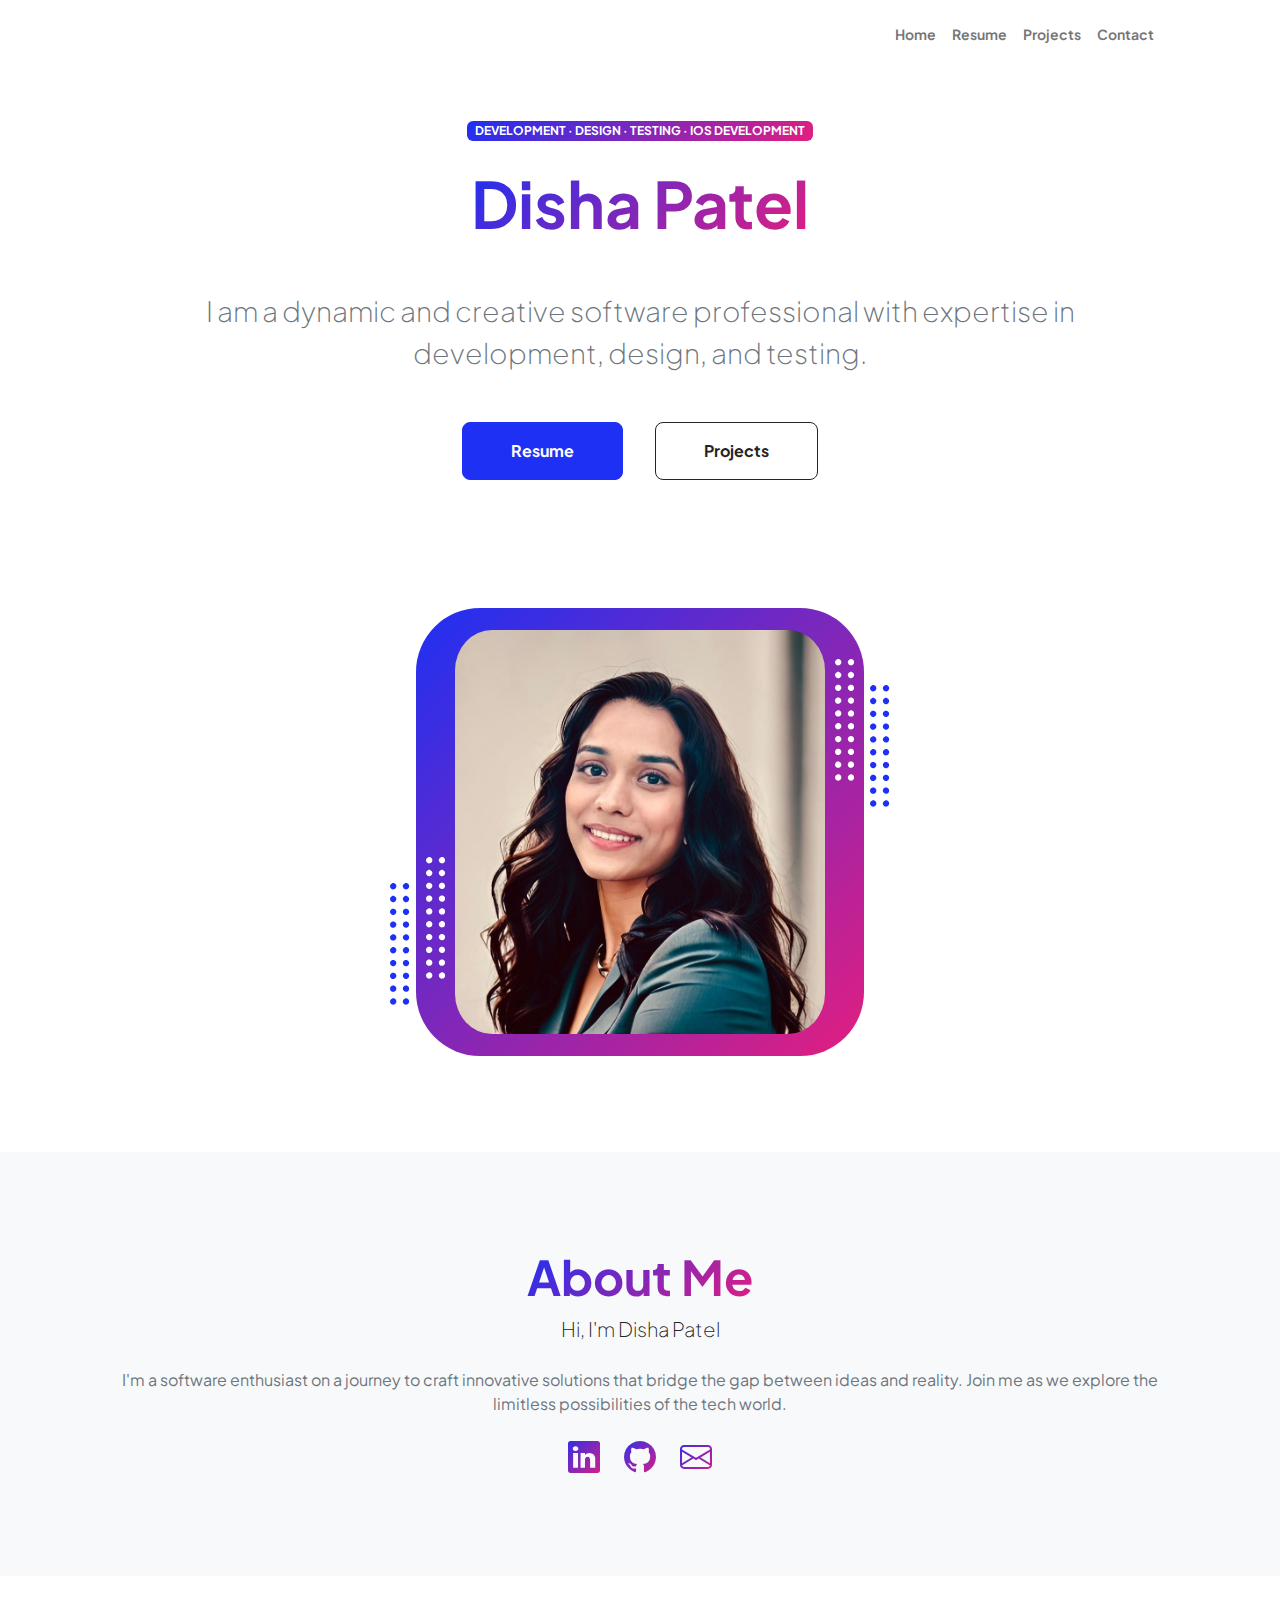
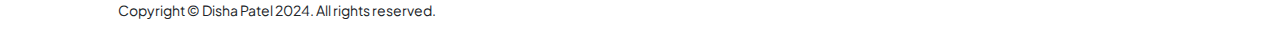
<file: index.html>
<!DOCTYPE html>
<html lang="en">
    <head>
        <meta charset="utf-8" />
        <meta name="viewport" content="width=device-width, initial-scale=1, shrink-to-fit=no" />
        <meta name="description" content="" />
        <meta name="author" content="" />
        <title>Disha Patel</title>
        <!-- Favicon-->
        <link rel="icon" type="image/x-icon" href="assets/favicon.ico" />
        <!-- Custom Google font-->
        <link rel="preconnect" href="https://fonts.googleapis.com" />
        <link rel="preconnect" href="https://fonts.gstatic.com" crossorigin />
        <link href="https://fonts.googleapis.com/css2?family=Plus+Jakarta+Sans:wght@100;200;300;400;500;600;700;800;900&amp;display=swap" rel="stylesheet" />
        <!-- Bootstrap icons-->
        <link href="https://cdn.jsdelivr.net/npm/bootstrap-icons@1.8.1/font/bootstrap-icons.css" rel="stylesheet" />
        <!-- Core theme CSS (includes Bootstrap)-->
        <link href="css/styles.css" rel="stylesheet" />
    </head>
    <body class="d-flex flex-column h-100">
        <main class="flex-shrink-0">
            <!-- Navigation-->
            <nav class="navbar navbar-expand-lg navbar-light bg-white py-3">
                <div class="container px-5">
                    <!--<a class="navbar-brand" href="index.html"><span class="fw-bolder text-primary">Disha Patel</span></a>-->
                    <button class="navbar-toggler" type="button" data-bs-toggle="collapse" data-bs-target="#navbarSupportedContent" aria-controls="navbarSupportedContent" aria-expanded="false" aria-label="Toggle navigation"><span class="navbar-toggler-icon"></span></button>
                    <div class="collapse navbar-collapse" id="navbarSupportedContent">
                        <ul class="navbar-nav ms-auto mb-2 mb-lg-0 small fw-bolder">
                            <li class="nav-item"><a class="nav-link" href="index.html">Home</a></li>
                            <li class="nav-item"><a class="nav-link" href="resume.html">Resume</a></li>
                            <li class="nav-item"><a class="nav-link" href="projects.html">Projects</a></li>
                            <li class="nav-item"><a class="nav-link" href="contact.html">Contact</a></li>
                        </ul>
                    </div>
                </div>
            </nav>
            <!-- Header-->
            <header class="py-5">
                <div class="container px-5 pb-5">
                    <div class="row gx-5 align-items-center">
                        <div class="col-xxl-5">
                            <!-- Header text content-->
                            <div class="text-center text-xxl-start">
                                <div class="badge bg-gradient-primary-to-secondary text-white mb-4"><div class="text-uppercase">Development &middot; Design &middot; Testing &middot; iOS Development</div></div>
                                
                                <h1 class="display-3 fw-bolder mb-5"><span class="text-gradient d-inline">Disha Patel</span></h1>
                                <div class="fs-3 fw-light text-muted">I am a dynamic and creative software professional with expertise in development, design, and testing.</div>
                                <br> <br>
                                <div class="d-grid gap-3 d-sm-flex justify-content-sm-center justify-content-xxl-start mb-3">
                                    <a class="btn btn-primary btn-lg px-5 py-3 me-sm-3 fs-6 fw-bolder" href="resume.html">Resume</a>
                                    <a class="btn btn-outline-dark btn-lg px-5 py-3 fs-6 fw-bolder" href="projects.html">Projects</a>
                                </div>
                            </div>
                        </div>
                        <div class="col-xxl-7">
                            <!-- Header profile picture-->
                            <div class="d-flex justify-content-center mt-5 mt-xxl-0">
                                <div class="profile bg-gradient-primary-to-secondary">
                                    <!-- TIP: For best results, use a photo with a transparent background like the demo example below-->
                                    <!-- Watch a tutorial on how to do this on YouTube (link)-->
                                    <img class="profile-img" src="assets/profile picture.png" alt="..." style="max-width: 100%; max-height: 90%;"/>
                                    <div class="dots-1">
                                        <!-- SVG Dots-->
                                        <svg version="1.1" xmlns="http://www.w3.org/2000/svg" xmlns:xlink="http://www.w3.org/1999/xlink" x="0px" y="0px" viewBox="0 0 191.6 1215.4" style="enable-background: new 0 0 191.6 1215.4" xml:space="preserve">
                                            <g transform="translate(0.000000,1280.000000) scale(0.100000,-0.100000)">
                                                <path d="M227.7,12788.6c-105-35-200-141-222-248c-43-206,163-412,369-369c155,32,275,190,260,339c-11,105-90,213-190,262        C383.7,12801.6,289.7,12808.6,227.7,12788.6z"></path>
                                                <path d="M1507.7,12788.6c-151-50-253-216-222-362c25-119,136-230,254-255c194-41,395,142,375,339c-11,105-90,213-190,262        C1663.7,12801.6,1569.7,12808.6,1507.7,12788.6z"></path>
                                                <path d="M227.7,11508.6c-105-35-200-141-222-248c-43-206,163-412,369-369c155,32,275,190,260,339c-11,105-90,213-190,262        C383.7,11521.6,289.7,11528.6,227.7,11508.6z"></path>
                                                <path d="M1507.7,11508.6c-151-50-253-216-222-362c25-119,136-230,254-255c194-41,395,142,375,339c-11,105-90,213-190,262        C1663.7,11521.6,1569.7,11528.6,1507.7,11508.6z"></path>
                                                <path d="M227.7,10228.6c-105-35-200-141-222-248c-43-206,163-412,369-369c155,32,275,190,260,339c-11,105-90,213-190,262        C383.7,10241.6,289.7,10248.6,227.7,10228.6z"></path>
                                                <path d="M1507.7,10228.6c-105-35-200-141-222-248c-43-206,163-412,369-369c155,32,275,190,260,339c-11,105-90,213-190,262        C1663.7,10241.6,1569.7,10248.6,1507.7,10228.6z"></path>
                                                <path d="M227.7,8948.6c-105-35-200-141-222-248c-43-206,163-412,369-369c155,32,275,190,260,339c-11,105-90,213-190,262        C383.7,8961.6,289.7,8968.6,227.7,8948.6z"></path>
                                                <path d="M1507.7,8948.6c-105-35-200-141-222-248c-43-206,163-412,369-369c155,32,275,190,260,339c-11,105-90,213-190,262        C1663.7,8961.6,1569.7,8968.6,1507.7,8948.6z"></path>
                                                <path d="M227.7,7668.6c-105-35-200-141-222-248c-43-206,163-412,369-369c155,32,275,190,260,339c-11,105-90,213-190,262        C383.7,7681.6,289.7,7688.6,227.7,7668.6z"></path>
                                                <path d="M1507.7,7668.6c-105-35-200-141-222-248c-43-206,163-412,369-369c155,32,275,190,260,339c-11,105-90,213-190,262        C1663.7,7681.6,1569.7,7688.6,1507.7,7668.6z"></path>
                                                <path d="M227.7,6388.6c-105-35-200-141-222-248c-43-206,163-412,369-369c155,32,275,190,260,339c-11,105-90,213-190,262        C383.7,6401.6,289.7,6408.6,227.7,6388.6z"></path>
                                                <path d="M1507.7,6388.6c-105-35-200-141-222-248c-43-206,163-412,369-369c155,32,275,190,260,339c-11,105-90,213-190,262        C1663.7,6401.6,1569.7,6408.6,1507.7,6388.6z"></path>
                                                <path d="M227.7,5108.6c-105-35-200-141-222-248c-43-206,163-412,369-369c155,32,275,190,260,339c-11,105-90,213-190,262        C383.7,5121.6,289.7,5128.6,227.7,5108.6z"></path>
                                                <path d="M1507.7,5108.6c-105-35-200-141-222-248c-43-206,163-412,369-369c155,32,275,190,260,339c-11,105-90,213-190,262        C1663.7,5121.6,1569.7,5128.6,1507.7,5108.6z"></path>
                                                <path d="M227.7,3828.6c-105-35-200-141-222-248c-43-206,163-412,369-369c155,32,275,190,260,339c-11,105-90,213-190,262        C383.7,3841.6,289.7,3848.6,227.7,3828.6z"></path>
                                                <path d="M1507.7,3828.6c-105-35-200-141-222-248c-43-206,163-412,369-369c155,32,275,190,260,339c-11,105-90,213-190,262        C1663.7,3841.6,1569.7,3848.6,1507.7,3828.6z"></path>
                                                <path d="M227.7,2548.6c-105-35-200-141-222-248c-43-206,163-412,369-369c155,32,275,190,260,339c-11,105-90,213-190,262        C383.7,2561.6,289.7,2568.6,227.7,2548.6z"></path>
                                                <path d="M1507.7,2548.6c-105-35-200-141-222-248c-43-206,163-412,369-369c155,32,275,190,260,339c-11,105-90,213-190,262        C1663.7,2561.6,1569.7,2568.6,1507.7,2548.6z"></path>
                                                <path d="M227.7,1268.6c-105-35-200-141-222-248c-43-206,163-412,369-369c155,32,275,190,260,339c-11,105-90,213-190,262        C383.7,1281.6,289.7,1288.6,227.7,1268.6z"></path>
                                                <path d="M1507.7,1268.6c-105-35-200-141-222-248c-43-206,163-412,369-369c155,32,275,190,260,339c-11,105-90,213-190,262        C1663.7,1281.6,1569.7,1288.6,1507.7,1268.6z"></path>
                                            </g>
                                        </svg>
                                        <!-- END of SVG dots-->
                                    </div>
                                    <div class="dots-2">
                                        <!-- SVG Dots-->
                                        <svg version="1.1" xmlns="http://www.w3.org/2000/svg" xmlns:xlink="http://www.w3.org/1999/xlink" x="0px" y="0px" viewBox="0 0 191.6 1215.4" style="enable-background: new 0 0 191.6 1215.4" xml:space="preserve">
                                            <g transform="translate(0.000000,1280.000000) scale(0.100000,-0.100000)">
                                                <path d="M227.7,12788.6c-105-35-200-141-222-248c-43-206,163-412,369-369c155,32,275,190,260,339c-11,105-90,213-190,262        C383.7,12801.6,289.7,12808.6,227.7,12788.6z"></path>
                                                <path d="M1507.7,12788.6c-151-50-253-216-222-362c25-119,136-230,254-255c194-41,395,142,375,339c-11,105-90,213-190,262        C1663.7,12801.6,1569.7,12808.6,1507.7,12788.6z"></path>
                                                <path d="M227.7,11508.6c-105-35-200-141-222-248c-43-206,163-412,369-369c155,32,275,190,260,339c-11,105-90,213-190,262        C383.7,11521.6,289.7,11528.6,227.7,11508.6z"></path>
                                                <path d="M1507.7,11508.6c-151-50-253-216-222-362c25-119,136-230,254-255c194-41,395,142,375,339c-11,105-90,213-190,262        C1663.7,11521.6,1569.7,11528.6,1507.7,11508.6z"></path>
                                                <path d="M227.7,10228.6c-105-35-200-141-222-248c-43-206,163-412,369-369c155,32,275,190,260,339c-11,105-90,213-190,262        C383.7,10241.6,289.7,10248.6,227.7,10228.6z"></path>
                                                <path d="M1507.7,10228.6c-105-35-200-141-222-248c-43-206,163-412,369-369c155,32,275,190,260,339c-11,105-90,213-190,262        C1663.7,10241.6,1569.7,10248.6,1507.7,10228.6z"></path>
                                                <path d="M227.7,8948.6c-105-35-200-141-222-248c-43-206,163-412,369-369c155,32,275,190,260,339c-11,105-90,213-190,262        C383.7,8961.6,289.7,8968.6,227.7,8948.6z"></path>
                                                <path d="M1507.7,8948.6c-105-35-200-141-222-248c-43-206,163-412,369-369c155,32,275,190,260,339c-11,105-90,213-190,262        C1663.7,8961.6,1569.7,8968.6,1507.7,8948.6z"></path>
                                                <path d="M227.7,7668.6c-105-35-200-141-222-248c-43-206,163-412,369-369c155,32,275,190,260,339c-11,105-90,213-190,262        C383.7,7681.6,289.7,7688.6,227.7,7668.6z"></path>
                                                <path d="M1507.7,7668.6c-105-35-200-141-222-248c-43-206,163-412,369-369c155,32,275,190,260,339c-11,105-90,213-190,262        C1663.7,7681.6,1569.7,7688.6,1507.7,7668.6z"></path>
                                                <path d="M227.7,6388.6c-105-35-200-141-222-248c-43-206,163-412,369-369c155,32,275,190,260,339c-11,105-90,213-190,262        C383.7,6401.6,289.7,6408.6,227.7,6388.6z"></path>
                                                <path d="M1507.7,6388.6c-105-35-200-141-222-248c-43-206,163-412,369-369c155,32,275,190,260,339c-11,105-90,213-190,262        C1663.7,6401.6,1569.7,6408.6,1507.7,6388.6z"></path>
                                                <path d="M227.7,5108.6c-105-35-200-141-222-248c-43-206,163-412,369-369c155,32,275,190,260,339c-11,105-90,213-190,262        C383.7,5121.6,289.7,5128.6,227.7,5108.6z"></path>
                                                <path d="M1507.7,5108.6c-105-35-200-141-222-248c-43-206,163-412,369-369c155,32,275,190,260,339c-11,105-90,213-190,262        C1663.7,5121.6,1569.7,5128.6,1507.7,5108.6z"></path>
                                                <path d="M227.7,3828.6c-105-35-200-141-222-248c-43-206,163-412,369-369c155,32,275,190,260,339c-11,105-90,213-190,262        C383.7,3841.6,289.7,3848.6,227.7,3828.6z"></path>
                                                <path d="M1507.7,3828.6c-105-35-200-141-222-248c-43-206,163-412,369-369c155,32,275,190,260,339c-11,105-90,213-190,262        C1663.7,3841.6,1569.7,3848.6,1507.7,3828.6z"></path>
                                                <path d="M227.7,2548.6c-105-35-200-141-222-248c-43-206,163-412,369-369c155,32,275,190,260,339c-11,105-90,213-190,262        C383.7,2561.6,289.7,2568.6,227.7,2548.6z"></path>
                                                <path d="M1507.7,2548.6c-105-35-200-141-222-248c-43-206,163-412,369-369c155,32,275,190,260,339c-11,105-90,213-190,262        C1663.7,2561.6,1569.7,2568.6,1507.7,2548.6z"></path>
                                                <path d="M227.7,1268.6c-105-35-200-141-222-248c-43-206,163-412,369-369c155,32,275,190,260,339c-11,105-90,213-190,262        C383.7,1281.6,289.7,1288.6,227.7,1268.6z"></path>
                                                <path d="M1507.7,1268.6c-105-35-200-141-222-248c-43-206,163-412,369-369c155,32,275,190,260,339c-11,105-90,213-190,262        C1663.7,1281.6,1569.7,1288.6,1507.7,1268.6z"></path>
                                            </g>
                                        </svg>
                                        <!-- END of SVG dots-->
                                    </div>
                                    <div class="dots-3">
                                        <!-- SVG Dots-->
                                        <svg version="1.1" xmlns="http://www.w3.org/2000/svg" xmlns:xlink="http://www.w3.org/1999/xlink" x="0px" y="0px" viewBox="0 0 191.6 1215.4" style="enable-background: new 0 0 191.6 1215.4" xml:space="preserve">
                                            <g transform="translate(0.000000,1280.000000) scale(0.100000,-0.100000)">
                                                <path d="M227.7,12788.6c-105-35-200-141-222-248c-43-206,163-412,369-369c155,32,275,190,260,339c-11,105-90,213-190,262        C383.7,12801.6,289.7,12808.6,227.7,12788.6z"></path>
                                                <path d="M1507.7,12788.6c-151-50-253-216-222-362c25-119,136-230,254-255c194-41,395,142,375,339c-11,105-90,213-190,262        C1663.7,12801.6,1569.7,12808.6,1507.7,12788.6z"></path>
                                                <path d="M227.7,11508.6c-105-35-200-141-222-248c-43-206,163-412,369-369c155,32,275,190,260,339c-11,105-90,213-190,262        C383.7,11521.6,289.7,11528.6,227.7,11508.6z"></path>
                                                <path d="M1507.7,11508.6c-151-50-253-216-222-362c25-119,136-230,254-255c194-41,395,142,375,339c-11,105-90,213-190,262        C1663.7,11521.6,1569.7,11528.6,1507.7,11508.6z"></path>
                                                <path d="M227.7,10228.6c-105-35-200-141-222-248c-43-206,163-412,369-369c155,32,275,190,260,339c-11,105-90,213-190,262        C383.7,10241.6,289.7,10248.6,227.7,10228.6z"></path>
                                                <path d="M1507.7,10228.6c-105-35-200-141-222-248c-43-206,163-412,369-369c155,32,275,190,260,339c-11,105-90,213-190,262        C1663.7,10241.6,1569.7,10248.6,1507.7,10228.6z"></path>
                                                <path d="M227.7,8948.6c-105-35-200-141-222-248c-43-206,163-412,369-369c155,32,275,190,260,339c-11,105-90,213-190,262        C383.7,8961.6,289.7,8968.6,227.7,8948.6z"></path>
                                                <path d="M1507.7,8948.6c-105-35-200-141-222-248c-43-206,163-412,369-369c155,32,275,190,260,339c-11,105-90,213-190,262        C1663.7,8961.6,1569.7,8968.6,1507.7,8948.6z"></path>
                                                <path d="M227.7,7668.6c-105-35-200-141-222-248c-43-206,163-412,369-369c155,32,275,190,260,339c-11,105-90,213-190,262        C383.7,7681.6,289.7,7688.6,227.7,7668.6z"></path>
                                                <path d="M1507.7,7668.6c-105-35-200-141-222-248c-43-206,163-412,369-369c155,32,275,190,260,339c-11,105-90,213-190,262        C1663.7,7681.6,1569.7,7688.6,1507.7,7668.6z"></path>
                                                <path d="M227.7,6388.6c-105-35-200-141-222-248c-43-206,163-412,369-369c155,32,275,190,260,339c-11,105-90,213-190,262        C383.7,6401.6,289.7,6408.6,227.7,6388.6z"></path>
                                                <path d="M1507.7,6388.6c-105-35-200-141-222-248c-43-206,163-412,369-369c155,32,275,190,260,339c-11,105-90,213-190,262        C1663.7,6401.6,1569.7,6408.6,1507.7,6388.6z"></path>
                                                <path d="M227.7,5108.6c-105-35-200-141-222-248c-43-206,163-412,369-369c155,32,275,190,260,339c-11,105-90,213-190,262        C383.7,5121.6,289.7,5128.6,227.7,5108.6z"></path>
                                                <path d="M1507.7,5108.6c-105-35-200-141-222-248c-43-206,163-412,369-369c155,32,275,190,260,339c-11,105-90,213-190,262        C1663.7,5121.6,1569.7,5128.6,1507.7,5108.6z"></path>
                                                <path d="M227.7,3828.6c-105-35-200-141-222-248c-43-206,163-412,369-369c155,32,275,190,260,339c-11,105-90,213-190,262        C383.7,3841.6,289.7,3848.6,227.7,3828.6z"></path>
                                                <path d="M1507.7,3828.6c-105-35-200-141-222-248c-43-206,163-412,369-369c155,32,275,190,260,339c-11,105-90,213-190,262        C1663.7,3841.6,1569.7,3848.6,1507.7,3828.6z"></path>
                                                <path d="M227.7,2548.6c-105-35-200-141-222-248c-43-206,163-412,369-369c155,32,275,190,260,339c-11,105-90,213-190,262        C383.7,2561.6,289.7,2568.6,227.7,2548.6z"></path>
                                                <path d="M1507.7,2548.6c-105-35-200-141-222-248c-43-206,163-412,369-369c155,32,275,190,260,339c-11,105-90,213-190,262        C1663.7,2561.6,1569.7,2568.6,1507.7,2548.6z"></path>
                                                <path d="M227.7,1268.6c-105-35-200-141-222-248c-43-206,163-412,369-369c155,32,275,190,260,339c-11,105-90,213-190,262        C383.7,1281.6,289.7,1288.6,227.7,1268.6z"></path>
                                                <path d="M1507.7,1268.6c-105-35-200-141-222-248c-43-206,163-412,369-369c155,32,275,190,260,339c-11,105-90,213-190,262        C1663.7,1281.6,1569.7,1288.6,1507.7,1268.6z"></path>
                                            </g>
                                        </svg>
                                        <!-- END of SVG dots-->
                                    </div>
                                    <div class="dots-4">
                                        <!-- SVG Dots-->
                                        <svg version="1.1" xmlns="http://www.w3.org/2000/svg" xmlns:xlink="http://www.w3.org/1999/xlink" x="0px" y="0px" viewBox="0 0 191.6 1215.4" style="enable-background: new 0 0 191.6 1215.4" xml:space="preserve">
                                            <g transform="translate(0.000000,1280.000000) scale(0.100000,-0.100000)">
                                                <path d="M227.7,12788.6c-105-35-200-141-222-248c-43-206,163-412,369-369c155,32,275,190,260,339c-11,105-90,213-190,262        C383.7,12801.6,289.7,12808.6,227.7,12788.6z"></path>
                                                <path d="M1507.7,12788.6c-151-50-253-216-222-362c25-119,136-230,254-255c194-41,395,142,375,339c-11,105-90,213-190,262        C1663.7,12801.6,1569.7,12808.6,1507.7,12788.6z"></path>
                                                <path d="M227.7,11508.6c-105-35-200-141-222-248c-43-206,163-412,369-369c155,32,275,190,260,339c-11,105-90,213-190,262        C383.7,11521.6,289.7,11528.6,227.7,11508.6z"></path>
                                                <path d="M1507.7,11508.6c-151-50-253-216-222-362c25-119,136-230,254-255c194-41,395,142,375,339c-11,105-90,213-190,262        C1663.7,11521.6,1569.7,11528.6,1507.7,11508.6z"></path>
                                                <path d="M227.7,10228.6c-105-35-200-141-222-248c-43-206,163-412,369-369c155,32,275,190,260,339c-11,105-90,213-190,262        C383.7,10241.6,289.7,10248.6,227.7,10228.6z"></path>
                                                <path d="M1507.7,10228.6c-105-35-200-141-222-248c-43-206,163-412,369-369c155,32,275,190,260,339c-11,105-90,213-190,262        C1663.7,10241.6,1569.7,10248.6,1507.7,10228.6z"></path>
                                                <path d="M227.7,8948.6c-105-35-200-141-222-248c-43-206,163-412,369-369c155,32,275,190,260,339c-11,105-90,213-190,262        C383.7,8961.6,289.7,8968.6,227.7,8948.6z"></path>
                                                <path d="M1507.7,8948.6c-105-35-200-141-222-248c-43-206,163-412,369-369c155,32,275,190,260,339c-11,105-90,213-190,262        C1663.7,8961.6,1569.7,8968.6,1507.7,8948.6z"></path>
                                                <path d="M227.7,7668.6c-105-35-200-141-222-248c-43-206,163-412,369-369c155,32,275,190,260,339c-11,105-90,213-190,262        C383.7,7681.6,289.7,7688.6,227.7,7668.6z"></path>
                                                <path d="M1507.7,7668.6c-105-35-200-141-222-248c-43-206,163-412,369-369c155,32,275,190,260,339c-11,105-90,213-190,262        C1663.7,7681.6,1569.7,7688.6,1507.7,7668.6z"></path>
                                                <path d="M227.7,6388.6c-105-35-200-141-222-248c-43-206,163-412,369-369c155,32,275,190,260,339c-11,105-90,213-190,262        C383.7,6401.6,289.7,6408.6,227.7,6388.6z"></path>
                                                <path d="M1507.7,6388.6c-105-35-200-141-222-248c-43-206,163-412,369-369c155,32,275,190,260,339c-11,105-90,213-190,262        C1663.7,6401.6,1569.7,6408.6,1507.7,6388.6z"></path>
                                                <path d="M227.7,5108.6c-105-35-200-141-222-248c-43-206,163-412,369-369c155,32,275,190,260,339c-11,105-90,213-190,262        C383.7,5121.6,289.7,5128.6,227.7,5108.6z"></path>
                                                <path d="M1507.7,5108.6c-105-35-200-141-222-248c-43-206,163-412,369-369c155,32,275,190,260,339c-11,105-90,213-190,262        C1663.7,5121.6,1569.7,5128.6,1507.7,5108.6z"></path>
                                                <path d="M227.7,3828.6c-105-35-200-141-222-248c-43-206,163-412,369-369c155,32,275,190,260,339c-11,105-90,213-190,262        C383.7,3841.6,289.7,3848.6,227.7,3828.6z"></path>
                                                <path d="M1507.7,3828.6c-105-35-200-141-222-248c-43-206,163-412,369-369c155,32,275,190,260,339c-11,105-90,213-190,262        C1663.7,3841.6,1569.7,3848.6,1507.7,3828.6z"></path>
                                                <path d="M227.7,2548.6c-105-35-200-141-222-248c-43-206,163-412,369-369c155,32,275,190,260,339c-11,105-90,213-190,262        C383.7,2561.6,289.7,2568.6,227.7,2548.6z"></path>
                                                <path d="M1507.7,2548.6c-105-35-200-141-222-248c-43-206,163-412,369-369c155,32,275,190,260,339c-11,105-90,213-190,262        C1663.7,2561.6,1569.7,2568.6,1507.7,2548.6z"></path>
                                                <path d="M227.7,1268.6c-105-35-200-141-222-248c-43-206,163-412,369-369c155,32,275,190,260,339c-11,105-90,213-190,262        C383.7,1281.6,289.7,1288.6,227.7,1268.6z"></path>
                                                <path d="M1507.7,1268.6c-105-35-200-141-222-248c-43-206,163-412,369-369c155,32,275,190,260,339c-11,105-90,213-190,262        C1663.7,1281.6,1569.7,1288.6,1507.7,1268.6z"></path>
                                            </g>
                                        </svg>
                                        <!-- END of SVG dots-->
                                    </div>
                                </div>
                            </div>
                        </div>
                    </div>
                </div>
            </header>
            <!-- About Section-->
            <section class="bg-light py-5">
                <div class="container px-5">
                    <div class="row gx-5 justify-content-center">
                        <div class="col-xxl-8">
                            <div class="text-center my-5">
                                <h2 class="display-5 fw-bolder"><span class="text-gradient d-inline">About Me</span></h2>
                                <p class="lead fw-light mb-4">Hi, I'm Disha Patel</p>
                                <p class="text-muted">I'm a software enthusiast on a journey to craft innovative solutions that bridge the gap between ideas and reality. Join me as we explore the limitless possibilities of the tech world.</p>
                                <div class="d-flex justify-content-center fs-2 gap-4">
                                    <a class="text-gradient" href="https://www.linkedin.com/in/diisha-patel/"><i class="bi bi-linkedin"></i></a>
                                    <a class="text-gradient" href="https://github.com/disha789"><i class="bi bi-github"></i></a>
                                    <a class="text-gradient" href="mailto:pateldisha.tech@gmail.com"><i class="bi bi-envelope"></i></a>
                                </div>
                            </div>
                        </div>
                    </div>
                </div>
            </section>
        </main>
        <!-- Footer-->
        <footer class="bg-white py-4 mt-auto">
            <div class="container px-5">
                <div class="row align-items-center justify-content-between flex-column flex-sm-row">
                    <div class="col-auto"><div class="small m-0">Copyright &copy; Disha Patel 2024. All rights reserved.</div></div>
                </div>
            </div>
        </footer>
        <!-- Bootstrap core JS-->
        <script src="https://cdn.jsdelivr.net/npm/bootstrap@5.2.3/dist/js/bootstrap.bundle.min.js"></script>
        <!-- Core theme JS-->
        <script src="js/scripts.js"></script>
    </body>
</html>
</file>
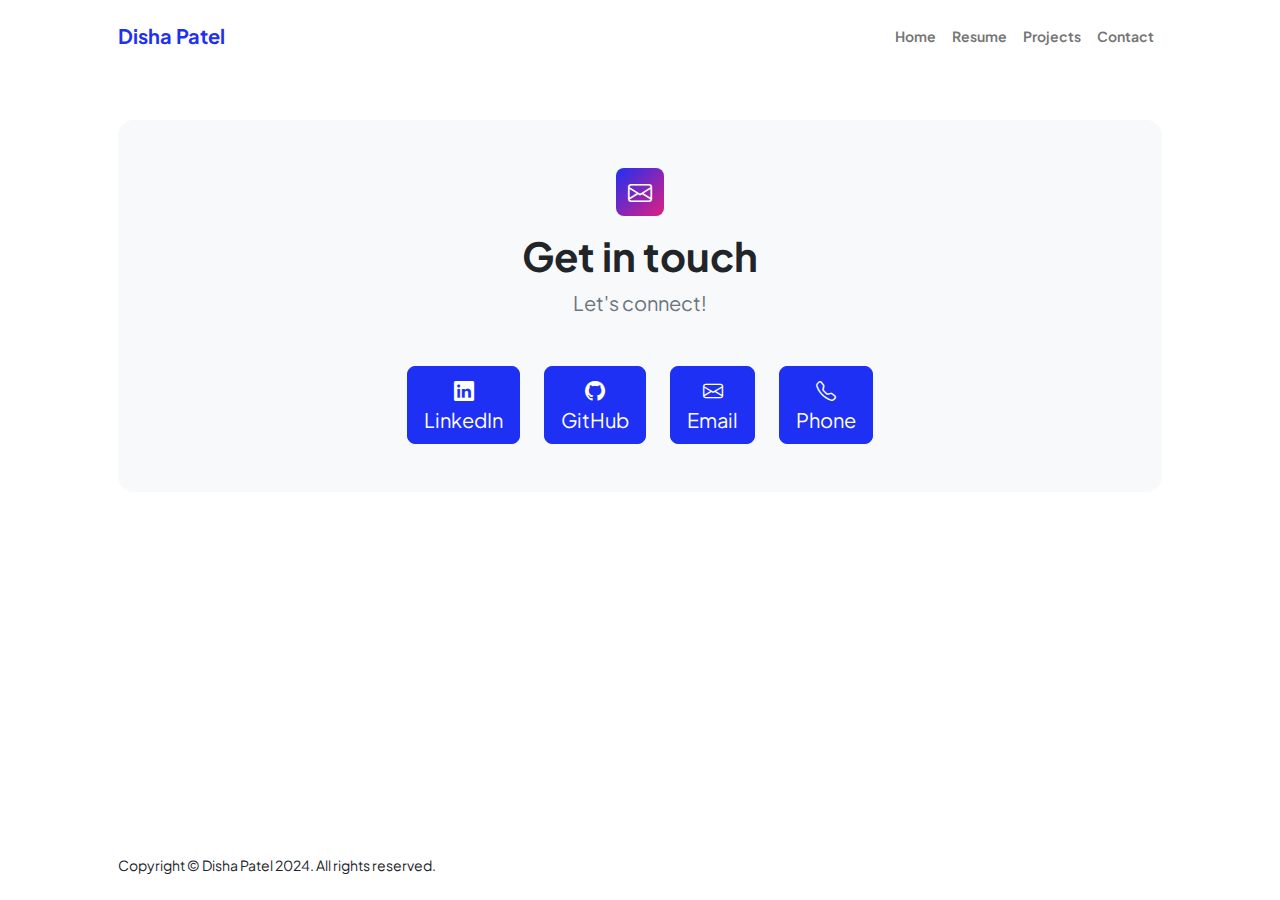
<file: contact.html>
<!DOCTYPE html>
<html lang="en">
    <head>
        <meta charset="utf-8" />
        <meta name="viewport" content="width=device-width, initial-scale=1, shrink-to-fit=no" />
        <meta name="description" content />
        <meta name="author" content />
        <title>Disha Patel | Contact</title>
        <!-- Favicon-->
        <link rel="icon" type="image/x-icon" href="assets/favicon.ico" />
        <!-- Custom Google font-->
        <link rel="preconnect" href="https://fonts.googleapis.com" />
        <link rel="preconnect" href="https://fonts.gstatic.com" crossorigin />
        <link href="https://fonts.googleapis.com/css2?family=Plus+Jakarta+Sans:wght@100;200;300;400;500;600;700;800;900&amp;display=swap" rel="stylesheet" />
        <!-- Bootstrap icons-->
        <link href="https://cdn.jsdelivr.net/npm/bootstrap-icons@1.8.1/font/bootstrap-icons.css" rel="stylesheet" />
        <!-- Core theme CSS (includes Bootstrap)-->
        <link href="css/styles.css" rel="stylesheet" />
    </head>
    <body class="d-flex flex-column">
        <main class="flex-shrink-0">
            <!-- Navigation-->
            <nav class="navbar navbar-expand-lg navbar-light bg-white py-3">
                <div class="container px-5">
                    <a class="navbar-brand" href="index.html"><span class="fw-bolder text-primary">Disha Patel</span></a>
                    <button class="navbar-toggler" type="button" data-bs-toggle="collapse" data-bs-target="#navbarSupportedContent" aria-controls="navbarSupportedContent" aria-expanded="false" aria-label="Toggle navigation"><span class="navbar-toggler-icon"></span></button>
                    <div class="collapse navbar-collapse" id="navbarSupportedContent">
                        <ul class="navbar-nav ms-auto mb-2 mb-lg-0 small fw-bolder">
                            <li class="nav-item"><a class="nav-link" href="index.html">Home</a></li>
                            <li class="nav-item"><a class="nav-link" href="resume.html">Resume</a></li>
                            <li class="nav-item"><a class="nav-link" href="projects.html">Projects</a></li>
                            <li class="nav-item"><a class="nav-link" href="contact.html">Contact</a></li>
                        </ul>
                    </div>
                </div>
            </nav>
            <!-- Page content-->
            <section class="py-5">
                <div class="container px-5">
                    <!-- Contact links-->
                    <div class="bg-light rounded-4 py-5 px-4 px-md-5">
                        <div class="text-center mb-5">
                            <div class="feature bg-primary bg-gradient-primary-to-secondary text-white rounded-3 mb-3"><i class="bi bi-envelope"></i></div>
                            <h1 class="fw-bolder">Get in touch</h1>
                            <p class="lead fw-normal text-muted mb-0">Let's connect!</p>
                        </div>
                        <div class="row gx-5 justify-content-center">
                            <div class="col-lg-8 col-xl-6">
                                <!-- Contact links -->
                                <div class="d-flex justify-content-center fs-2 gap-4">
                                    <a class="btn btn-primary btn-lg" href="https://www.linkedin.com/in/diisha-patel"><i class="bi bi-linkedin"></i> LinkedIn</a>
                                    <a class="btn btn-primary btn-lg" href="https://github.com/disha789"><i class="bi bi-github"></i> GitHub</a>
                                    <a class="btn btn-primary btn-lg" href="mailto:pateldisha.tech@gmail.com"><i class="bi bi-envelope"></i> Email</a>
                                    <a class="btn btn-primary btn-lg" href="tel:+15512411315"><i class="bi bi-telephone"></i> Phone</a>
                                </div>
                            </div>
                        </div>
                    </div>
                </div>
            </section>
        </main>
    

        <!-- Footer-->
        <footer class="bg-white py-4 mt-auto">
            <div class="container px-5">
                <div class="row align-items-center justify-content-between flex-column flex-sm-row">
                    <div class="col-auto"><div class="small m-0">Copyright &copy; Disha Patel 2024. All rights reserved.</div></div>
                </div>
            </div>
        </footer>
        <!-- Bootstrap core JS-->
        <script src="https://cdn.jsdelivr.net/npm/bootstrap@5.2.3/dist/js/bootstrap.bundle.min.js"></script>
        <!-- Core theme JS-->
        <script src="js/scripts.js"></script>
        <script src="https://cdn.startbootstrap.com/sb-forms-latest.js"></script>
    </body>
</html>
</file>
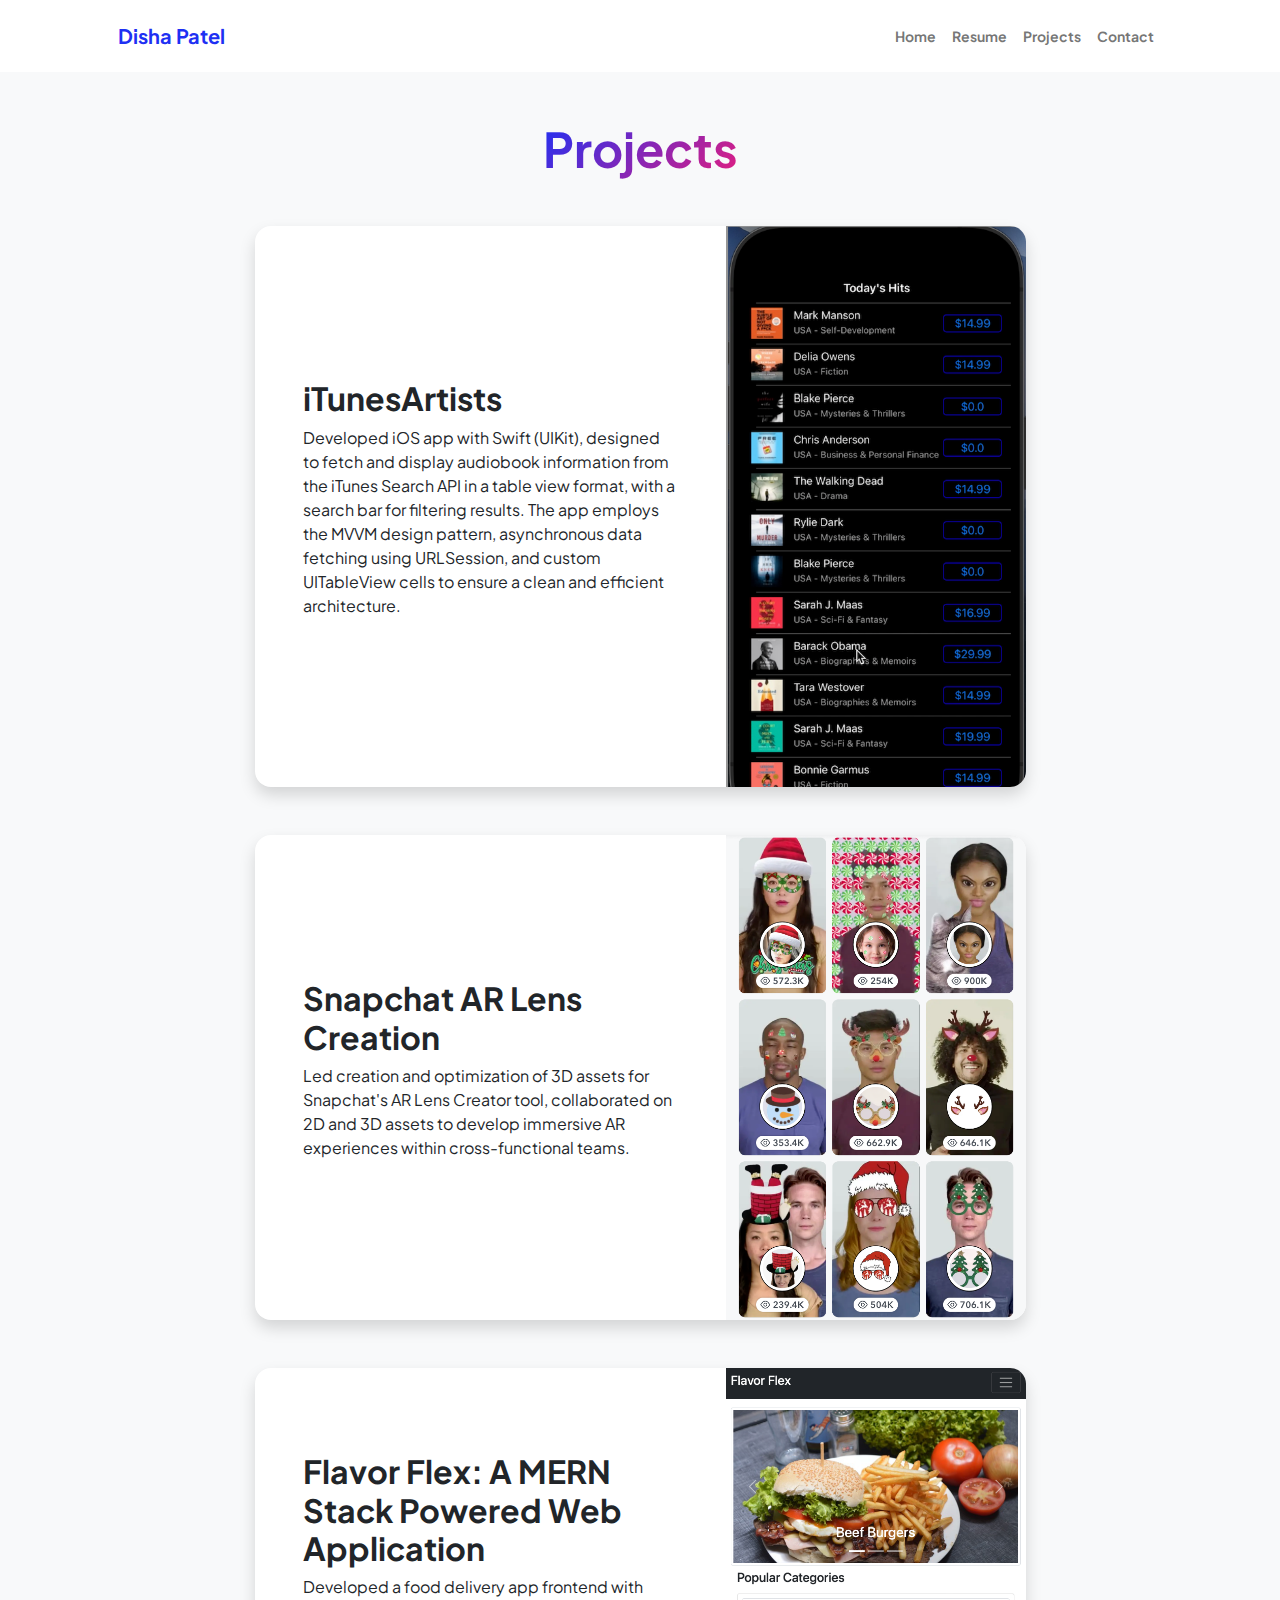
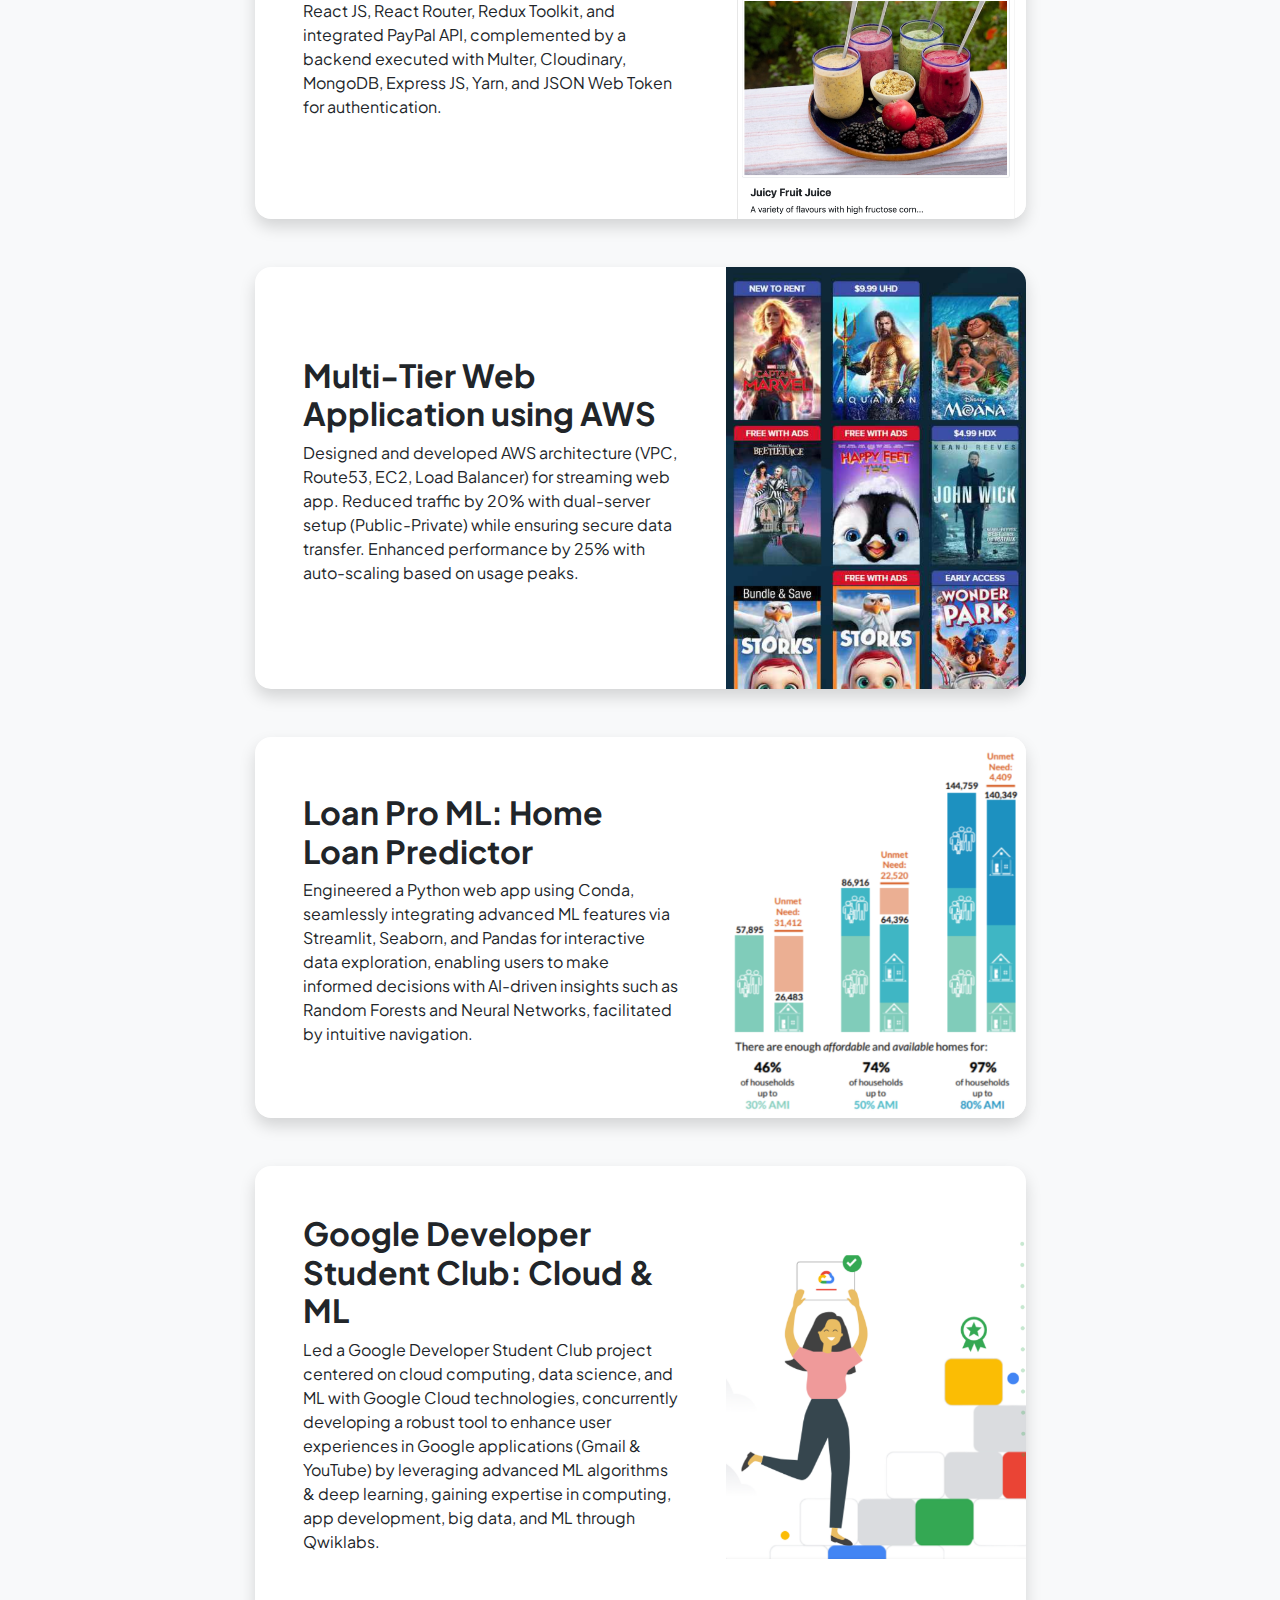
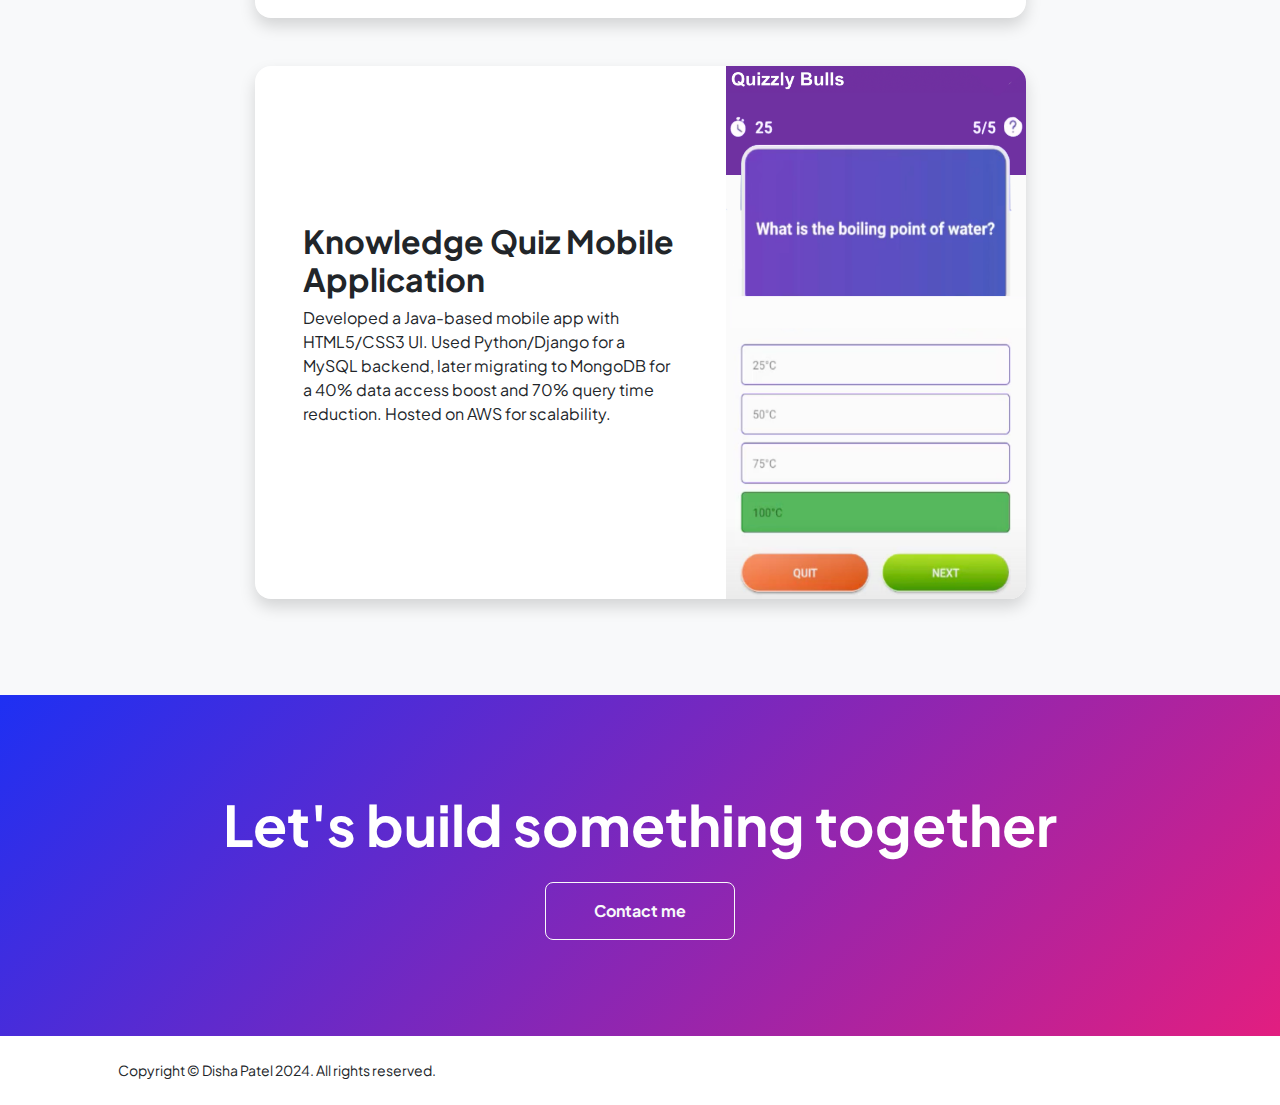
<file: projects.html>
<!DOCTYPE html>
<html lang="en">
    <head>
        <meta charset="utf-8" />
        <meta name="viewport" content="width=device-width, initial-scale=1, maximum-scale=1, shrink-to-fit=no" />
        <meta name="description" content="" />
        <meta name="author" content="" />
        <title>Disha Patel | Project</title>
        <!-- Favicon-->
        <link rel="icon" type="image/x-icon" href="assets/favicon.ico" />
        <!-- Custom Google font-->
        <link rel="preconnect" href="https://fonts.googleapis.com" />
        <link rel="preconnect" href="https://fonts.gstatic.com" crossorigin />
        <link href="https://fonts.googleapis.com/css2?family=Plus+Jakarta+Sans:wght@100;200;300;400;500;600;700;800;900&amp;display=swap" rel="stylesheet" />
        <!-- Bootstrap icons-->
        <link href="https://cdn.jsdelivr.net/npm/bootstrap-icons@1.8.1/font/bootstrap-icons.css" rel="stylesheet" />
        <!-- Core theme CSS (includes Bootstrap)-->
        <link href="css/styles.css" rel="stylesheet" />
    </head>
    <body class="d-flex flex-column h-100 bg-light">
        <main class="flex-shrink-0">
            <!-- Navigation-->
            <nav class="navbar navbar-expand-lg navbar-light bg-white py-3">
                <div class="container px-5">
                    <a class="navbar-brand" href="index.html"><span class="fw-bolder text-primary">Disha Patel</span></a>
                    <button class="navbar-toggler" type="button" data-bs-toggle="collapse" data-bs-target="#navbarSupportedContent" aria-controls="navbarSupportedContent" aria-expanded="false" aria-label="Toggle navigation"><span class="navbar-toggler-icon"></span></button>
                    <div class="collapse navbar-collapse" id="navbarSupportedContent">
                        <ul class="navbar-nav ms-auto mb-2 mb-lg-0 small fw-bolder">
                            <li class="nav-item"><a class="nav-link" href="index.html">Home</a></li>
                            <li class="nav-item"><a class="nav-link" href="resume.html">Resume</a></li>
                            <li class="nav-item"><a class="nav-link" href="projects.html">Projects</a></li>
                            <li class="nav-item"><a class="nav-link" href="contact.html">Contact</a></li>
                        </ul>
                    </div>
                </div>
            </nav>
            <!-- Projects Section-->
            <section class="py-5">
                <div class="container px-5 mb-5">
                    <div class="text-center mb-5">
                        <h1 class="display-5 fw-bolder mb-0"><span class="text-gradient d-inline">Projects</span></h1>
                    </div>
                    <div class="row gx-5 justify-content-center">
                        <div class="col-lg-11 col-xl-9 col-xxl-8">
                             <!-- Project Card -->
                            <div class="card overflow-hidden shadow rounded-4 border-0 mb-5">
                                <div class="card-body p-0">
                                    <div class="d-flex align-items-center">
                                        <div class="p-5">
                                            <h2 class="fw-bolder">iTunesArtists</h2>
                                            <p>Developed iOS app with Swift (UIKit), designed to fetch and display audiobook information from the iTunes Search API in a table view format, with a search bar for filtering results. The app employs the MVVM design pattern, asynchronous data fetching using URLSession, and custom UITableView cells to ensure a clean and efficient architecture.</p>
                                        </div>
                                        <img class="img-fluid" src="assets/iTunesArtists.png" alt="..." width="300" height="400" />
                                    </div>
                                </div>
                            </div>
                            <!-- Project Card -->
                            <div class="card overflow-hidden shadow rounded-4 border-0 mb-5">
                                <div class="card-body p-0">
                                    <div class="d-flex align-items-center">
                                        <div class="p-5">
                                            <h2 class="fw-bolder">Snapchat AR Lens Creation</h2>
                                            <p>Led creation and optimization of 3D assets for Snapchat's AR Lens Creator tool, collaborated on 2D and 3D assets to develop immersive AR experiences within cross-functional teams.</p>
                                        </div>
                                        <img class="img-fluid" src="assets/Snap.png" alt="..." width="300" height="400" />
                                    </div>
                                </div>
                            </div>
                            <!-- Project Card -->
                            <div class="card overflow-hidden shadow rounded-4 border-0 mb-5">
                                <div class="card-body p-0">
                                    <div class="d-flex align-items-center">
                                        <div class="p-5">
                                            <h2 class="fw-bolder">Flavor Flex: A MERN Stack Powered Web Application</h2>
                                            <p>Developed a food delivery app frontend with React JS, React Router, Redux Toolkit, and integrated PayPal API, complemented by a backend executed with Multer, Cloudinary, MongoDB, Express JS, Yarn, and JSON Web Token for authentication.</p>
                                        </div>
                                        <img class="img-fluid" src="assets/Flavor Flex.png" alt="..." width="300" height="400" />
                                    </div>
                                </div>
                            </div>
                            <!-- Project Card -->
                            <div class="card overflow-hidden shadow rounded-4 border-0 mb-5">
                                <div class="card-body p-0">
                                    <div class="d-flex align-items-center">
                                        <div class="p-5">
                                            <h2 class="fw-bolder">Multi-Tier Web Application using AWS</h2>
                                            <p>Designed and developed AWS architecture (VPC, Route53, EC2, Load Balancer) for streaming web app. Reduced traffic by 20% with dual-server setup (Public-Private) while ensuring secure data transfer. Enhanced performance by 25% with auto-scaling based on usage peaks.</p>
                                        </div>
                                        <img class="img-fluid" src="assets/Multitierwebapp.png" alt="..." width="300" height="400" />
                                    </div>
                                </div>
                            </div>
                            <!-- Project Card -->
                            <div class="card overflow-hidden shadow rounded-4 border-0">
                                <div class="card-body p-0">
                                    <div class="d-flex align-items-center">
                                        <div class="p-5">
                                            <h2 class="fw-bolder">Loan Pro ML: Home Loan Predictor</h2>
                                            <p>Engineered a Python web app using Conda, seamlessly integrating advanced ML features via Streamlit, Seaborn, and Pandas for interactive data exploration, enabling users to make informed decisions with AI-driven insights such as Random Forests and Neural Networks, facilitated by intuitive navigation.</p>
                                        </div>
                                        <img class="img-fluid" src="assets/loan.png" alt="..." width="300" height="400" />
                                    </div>
                                </div>
                            </div>
                            <br><br>
                            <!-- Project Card -->
                            <div class="card overflow-hidden shadow rounded-4 border-0">
                                <div class="card-body p-0">
                                    <div class="d-flex align-items-center">
                                        <div class="p-5">
                                            <h2 class="fw-bolder">Google Developer Student Club: Cloud & ML</h2>
                                            <p>Led a Google Developer Student Club project centered on cloud computing, data science, and ML with Google Cloud technologies, concurrently developing a robust tool to enhance user experiences in Google applications (Gmail & YouTube) by leveraging advanced ML algorithms & deep learning, gaining expertise in computing, app development, big data, and ML through Qwiklabs.</p>
                                        </div>
                                        <img class="img-fluid" src="assets/Google.png" alt="..." width="300" height="400" />
                                    </div>
                                </div>
                            </div>
                            <br><br>
                            <!-- Project Card -->
                            <div class="card overflow-hidden shadow rounded-4 border-0">
                                <div class="card-body p-0">
                                    <div class="d-flex align-items-center">
                                        <div class="p-5">
                                            <h2 class="fw-bolder">Knowledge Quiz Mobile Application</h2>
                                            <p>Developed a Java-based mobile app with HTML5/CSS3 UI. Used Python/Django for a MySQL backend, later migrating to MongoDB for a 40% data access boost and 70% query time reduction. Hosted on AWS for scalability.</p>
                                        </div>
                                        <img class="img-fluid" src="assets/QuizzApp.png" alt="..." width="300" height="400" />
                                    </div>
                                </div>
                            </div>

                        </div>
                    </div>
                </div>
            </section>
            <!-- Call to action section-->
            <section class="py-5 bg-gradient-primary-to-secondary text-white">
                <div class="container px-5 my-5">
                    <div class="text-center">
                        <h2 class="display-4 fw-bolder mb-4">Let's build something together</h2>
                        <a class="btn btn-outline-light btn-lg px-5 py-3 fs-6 fw-bolder" href="contact.html">Contact me</a>
                    </div>
                </div>
            </section>
        </main>
        <!-- Footer-->
        <footer class="bg-white py-4 mt-auto">
            <div class="container px-5">
                <div class="row align-items-center justify-content-between flex-column flex-sm-row">
                    <div class="col-auto"><div class="small m-0">Copyright &copy; Disha Patel 2024. All rights reserved.</div></div>
                </div>
            </div>
        </footer>
        <!-- Bootstrap core JS-->
        <script src="https://cdn.jsdelivr.net/npm/bootstrap@5.2.3/dist/js/bootstrap.bundle.min.js"></script>
        <!-- Core theme JS-->
        <script src="js/scripts.js"></script>
    </body>
</html>
</file>
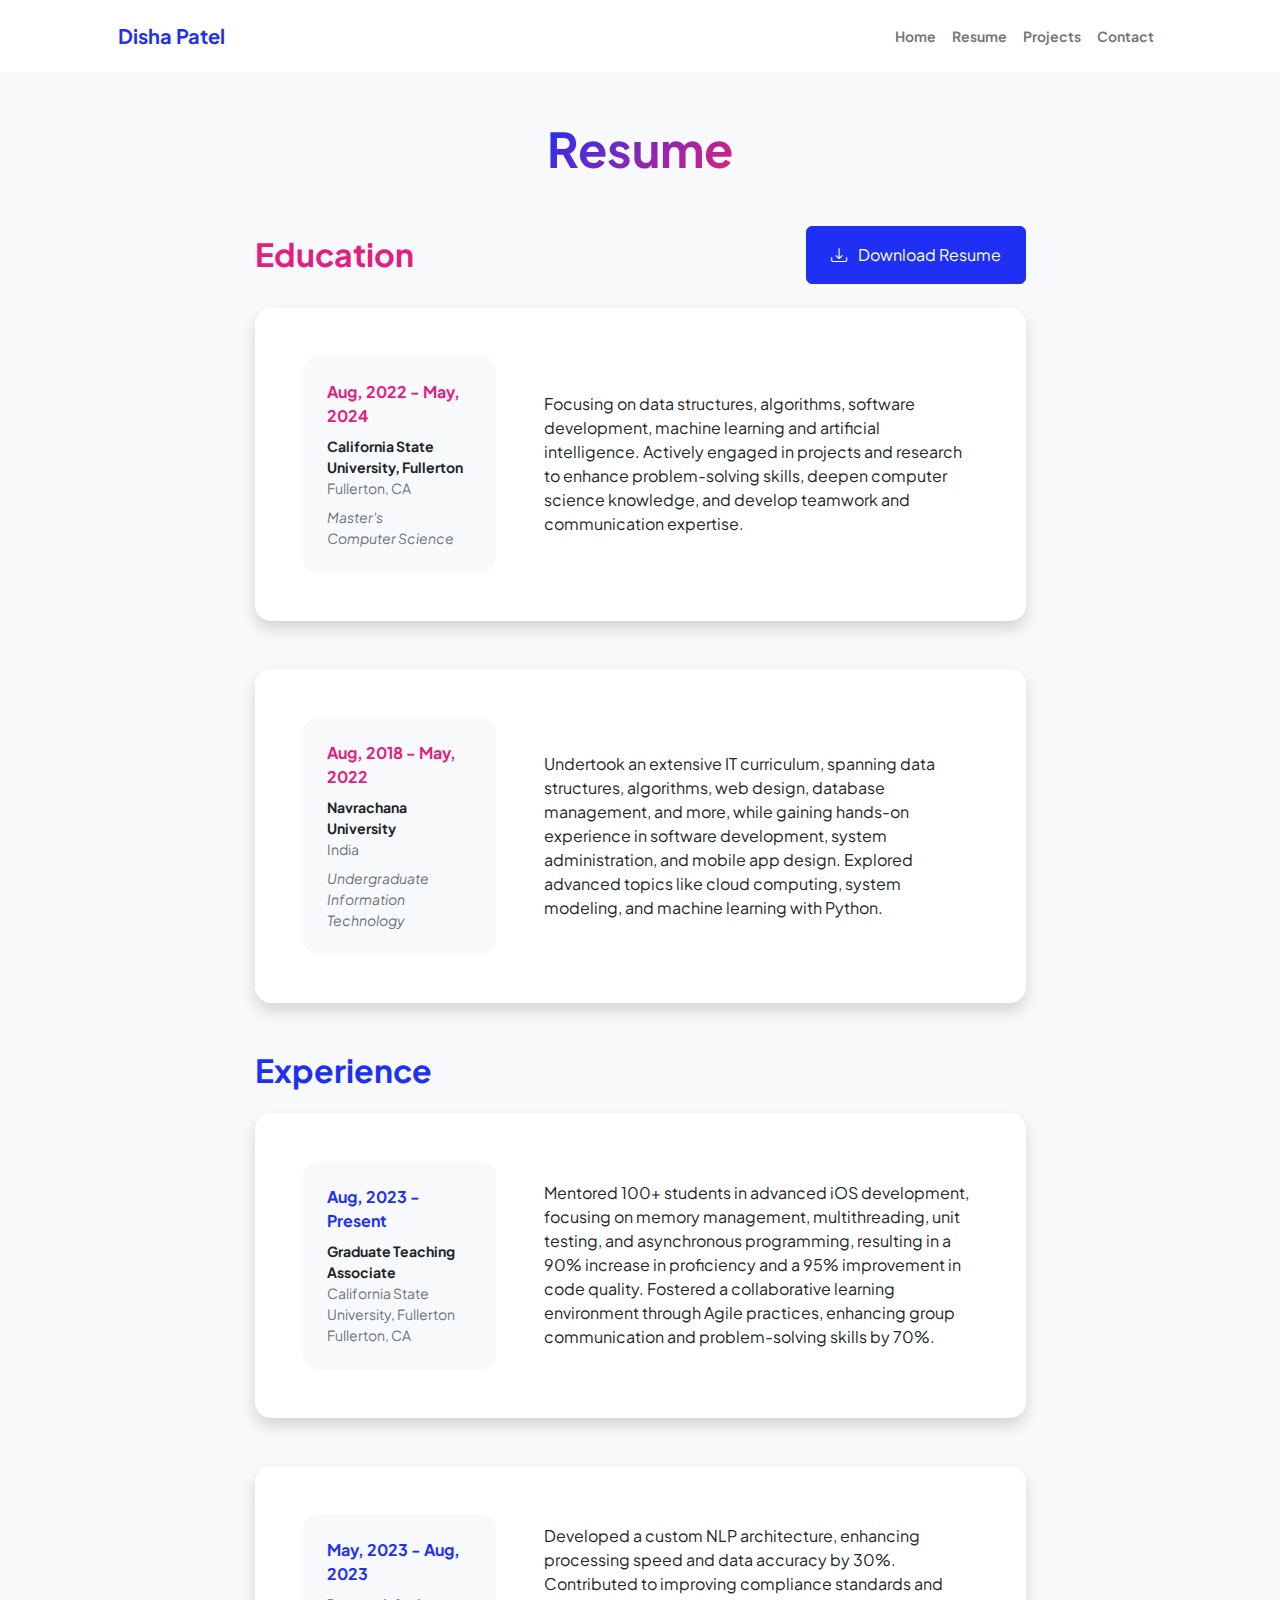
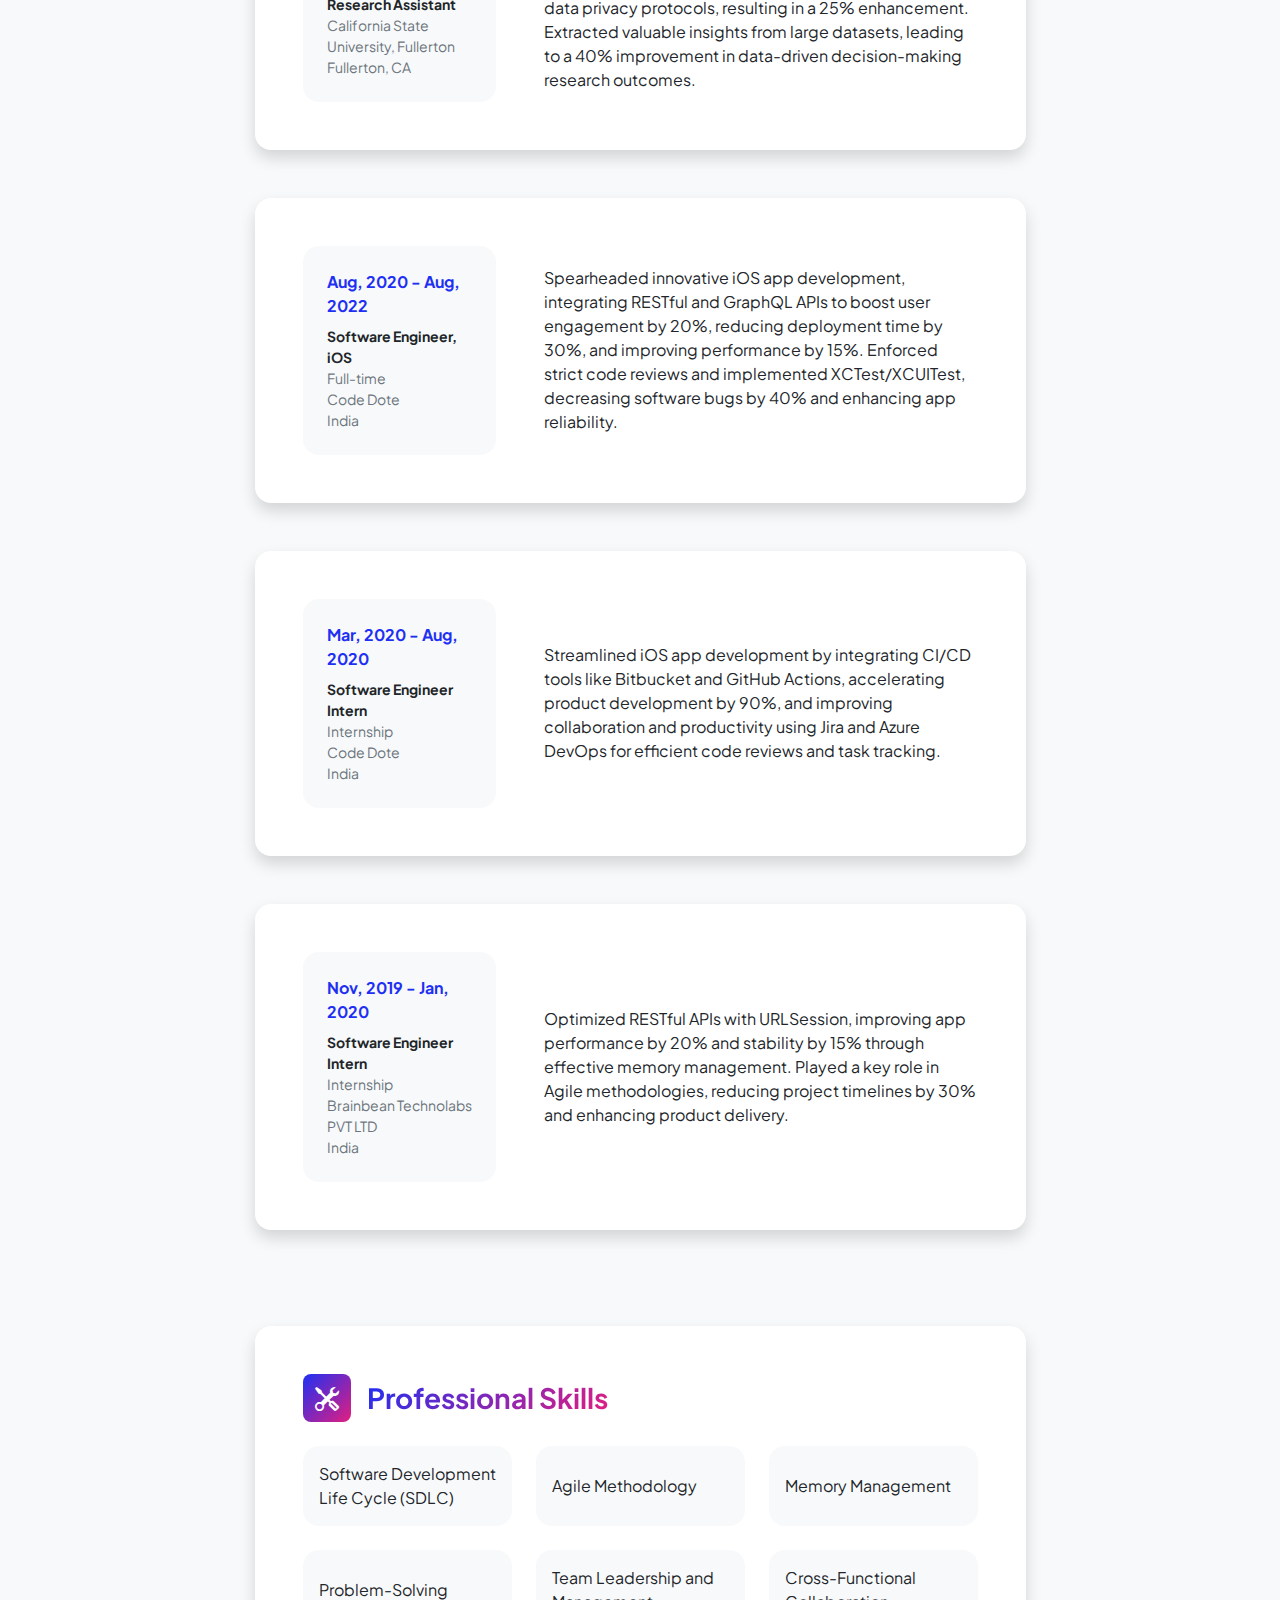
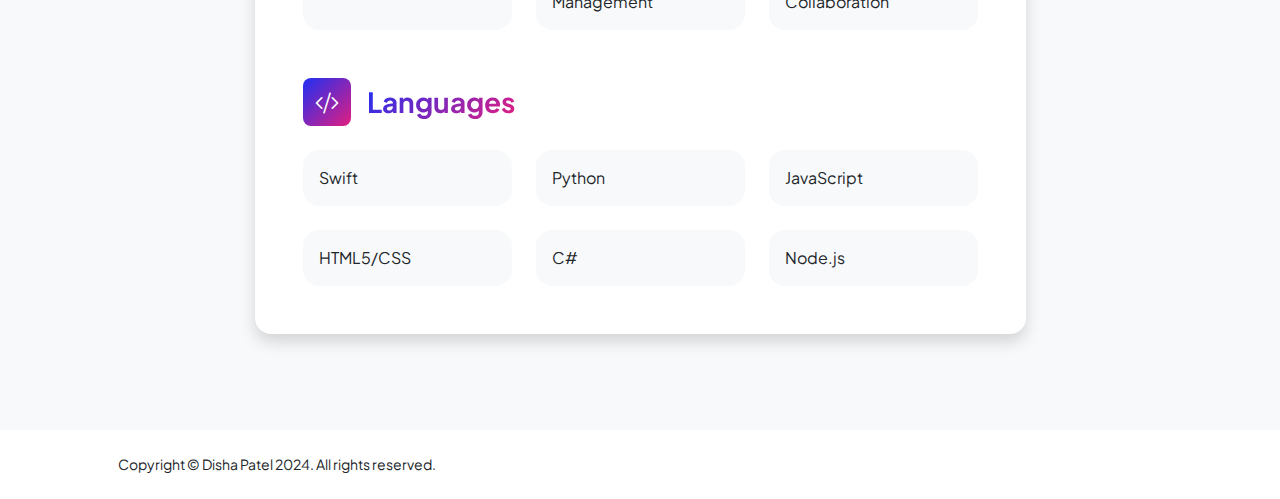
<file: resume.html>
<!DOCTYPE html>
<html lang="en">
    <head>
        <meta charset="utf-8" />
        <meta name="viewport" content="width=device-width, initial-scale=1, shrink-to-fit=no" />
        <meta name="description" content="" />
        <meta name="author" content="" />
        <title>Disha Patel Resume</title>
        <!-- Favicon-->
        <link rel="icon" type="image/x-icon" href="assets/favicon.ico" />
        <!-- Custom Google font-->
        <link rel="preconnect" href="https://fonts.googleapis.com" />
        <link rel="preconnect" href="https://fonts.gstatic.com" crossorigin />
        <link href="https://fonts.googleapis.com/css2?family=Plus+Jakarta+Sans:wght@100;200;300;400;500;600;700;800;900&amp;display=swap" rel="stylesheet" />
        <!-- Bootstrap icons-->
        <link href="https://cdn.jsdelivr.net/npm/bootstrap-icons@1.8.1/font/bootstrap-icons.css" rel="stylesheet" />
        <!-- Core theme CSS (includes Bootstrap)-->
        <link href="css/styles.css" rel="stylesheet" />
    </head>
    <body class="d-flex flex-column h-100 bg-light">
        <main class="flex-shrink-0">
            <!-- Navigation-->
            <nav class="navbar navbar-expand-lg navbar-light bg-white py-3">
                <div class="container px-5">
                    <a class="navbar-brand" href="index.html"><span class="fw-bolder text-primary">Disha Patel</span></a>
                    <button class="navbar-toggler" type="button" data-bs-toggle="collapse" data-bs-target="#navbarSupportedContent" aria-controls="navbarSupportedContent" aria-expanded="false" aria-label="Toggle navigation"><span class="navbar-toggler-icon"></span></button>
                    <div class="collapse navbar-collapse" id="navbarSupportedContent">
                        <ul class="navbar-nav ms-auto mb-2 mb-lg-0 small fw-bolder">
                            <li class="nav-item"><a class="nav-link" href="index.html">Home</a></li>
                            <li class="nav-item"><a class="nav-link" href="resume.html">Resume</a></li>
                            <li class="nav-item"><a class="nav-link" href="projects.html">Projects</a></li>
                            <li class="nav-item"><a class="nav-link" href="contact.html">Contact</a></li>
                        </ul>
                    </div>
                </div>
            </nav>
            <!-- Page Content-->
            <div class="container px-5 my-5">
                <div class="text-center mb-5">
                    <h1 class="display-5 fw-bolder mb-0"><span class="text-gradient d-inline">Resume</span></h1>
                </div>
                <div class="row gx-5 justify-content-center">
                    <div class="col-lg-11 col-xl-9 col-xxl-8">
                         <!-- Education Section-->
                         <section>
                            <div class="d-flex align-items-center justify-content-between mb-4">
                                <h2 class="text-secondary fw-bolder mb-0">Education</h2>
                                <!-- Download resume button-->
                                <!-- Note: Set the link href target to a PDF file within your project-->
                                <a class="btn btn-primary px-4 py-3" href="DishaPatel_iOSDev.pdf">
                                    <div class="d-inline-block bi bi-download me-2"></div>
                                    Download Resume
                                </a>
                            </div>
                            
                            <!-- Education Card 1-->
                            <div class="card shadow border-0 rounded-4 mb-5">
                                <div class="card-body p-5">
                                    <div class="row align-items-center gx-5">
                                        <div class="col text-center text-lg-start mb-4 mb-lg-0">
                                            <div class="bg-light p-4 rounded-4">
                                                <div class="text-secondary fw-bolder mb-2">Aug, 2022 - May, 2024</div>
                                                <div class="mb-2">
                                                    <div class="small fw-bolder">California State University, Fullerton</div>
                                                    <div class="small text-muted">Fullerton, CA</div>
                                                </div>
                                                <div class="fst-italic">
                                                    <div class="small text-muted">Master's</div>
                                                    <div class="small text-muted">Computer Science</div>
                                                </div>
                                            </div>
                                        </div>
                                        <div class="col-lg-8"><div>Focusing on data structures, algorithms, software development, machine learning and artificial intelligence. Actively engaged in projects and research to enhance problem-solving skills, deepen computer science knowledge, and develop teamwork and communication expertise.</div></div>
                                    </div>
                                </div>
                            </div>
                            <!-- Education Card 2-->
                            <div class="card shadow border-0 rounded-4 mb-5">
                                <div class="card-body p-5">
                                    <div class="row align-items-center gx-5">
                                        <div class="col text-center text-lg-start mb-4 mb-lg-0">
                                            <div class="bg-light p-4 rounded-4">
                                                <div class="text-secondary fw-bolder mb-2">Aug, 2018 - May, 2022</div>
                                                <div class="mb-2">
                                                    <div class="small fw-bolder">Navrachana University</div>
                                                    <div class="small text-muted">India</div>
                                                </div>
                                                <div class="fst-italic">
                                                    <div class="small text-muted">Undergraduate</div>
                                                    <div class="small text-muted">Information Technology</div>
                                                </div>
                                            </div>
                                        </div>
                                        <div class="col-lg-8"><div>Undertook an extensive IT curriculum, spanning data structures, algorithms, web design, database management, and more, while gaining hands-on experience in software development, system administration, and mobile app design. Explored advanced topics like cloud computing, system modeling, and machine learning with Python.</div></div>
                                    </div>
                                </div>
                            </div>
                        </section>
                        <!-- Experience Section-->
                        <section>
                            <!--<div class="d-flex align-items-center justify-content-between mb-4">-->
                                <h2 class="text-primary fw-bolder mb-4">Experience</h2>
                                <!-- Download resume button-->
                                <!-- Note: Set the link href target to a PDF file within your project-->
                                <!--<a class="btn btn-primary px-4 py-3" href="#!">
                                    <div class="d-inline-block bi bi-download me-2"></div>
                                    Download Resume
                                </a>
                            </div>-->
                            <!-- Experience Card 1-->
                            <div class="card shadow border-0 rounded-4 mb-5">
                                <div class="card-body p-5">
                                    <div class="row align-items-center gx-5">
                                        <div class="col text-center text-lg-start mb-4 mb-lg-0">
                                            <div class="bg-light p-4 rounded-4">
                                                <div class="text-primary fw-bolder mb-2">Aug, 2023 - Present</div>
                                                <div class="small fw-bolder">Graduate Teaching Associate</div>
                                                <div class="small text-muted">California State University, Fullerton</div>
                                                <div class="small text-muted">Fullerton, CA</div>
                                            </div>
                                        </div>
                                        <div class="col-lg-8"><div>Mentored 100+ students in advanced iOS development, focusing on memory management, multithreading, unit testing, and asynchronous programming, resulting in a 90% increase in proficiency and a 95% improvement in code quality. Fostered a collaborative learning environment through Agile practices, enhancing group communication and problem-solving skills by 70%.</div></div>
                                    </div>
                                </div>
                            </div>
                            <div class="card shadow border-0 rounded-4 mb-5">
                                <div class="card-body p-5">
                                    <div class="row align-items-center gx-5">
                                        <div class="col text-center text-lg-start mb-4 mb-lg-0">
                                            <div class="bg-light p-4 rounded-4">
                                                <div class="text-primary fw-bolder mb-2">May, 2023 - Aug, 2023</div>
                                                <div class="small fw-bolder">Research Assistant</div>
                                                <div class="small text-muted">California State University, Fullerton</div>
                                                <div class="small text-muted">Fullerton, CA</div>
                                            </div>
                                        </div>
                                        <div class="col-lg-8"><div>Developed a custom NLP architecture, enhancing processing speed and data accuracy by 30%. Contributed to improving compliance standards and data privacy protocols, resulting in a 25% enhancement. Extracted valuable insights from large datasets, leading to a 40% improvement in data-driven decision-making research outcomes.</div></div>
                                    </div>
                                </div>
                            </div>
                            <!-- Experience Card 2-->
                            <div class="card shadow border-0 rounded-4 mb-5">
                                <div class="card-body p-5">
                                    <div class="row align-items-center gx-5">
                                        <div class="col text-center text-lg-start mb-4 mb-lg-0">
                                            <div class="bg-light p-4 rounded-4">
                                                <div class="text-primary fw-bolder mb-2">Aug, 2020 - Aug, 2022</div>
                                                <div class="small fw-bolder">Software Engineer, iOS</div>
                                                <div class="small text-muted">Full-time</div>
                                                <div class="small text-muted">Code Dote</div>
                                                <div class="small text-muted">India</div>
                                            </div>
                                        </div>
                                        <div class="col-lg-8"><div>Spearheaded innovative iOS app development, integrating RESTful and GraphQL APIs to boost user engagement by 20%, reducing deployment time by 30%, and improving performance by 15%. Enforced strict code reviews and implemented XCTest/XCUITest, decreasing software bugs by 40% and enhancing app reliability.</div></div>
                                    </div>
                                </div>
                            </div>
                            <div class="card shadow border-0 rounded-4 mb-5">
                                <div class="card-body p-5">
                                    <div class="row align-items-center gx-5">
                                        <div class="col text-center text-lg-start mb-4 mb-lg-0">
                                            <div class="bg-light p-4 rounded-4">
                                                <div class="text-primary fw-bolder mb-2">Mar, 2020 - Aug, 2020</div>
                                                <div class="small fw-bolder">Software Engineer Intern</div>
                                                <div class="small text-muted">Internship</div>
                                                <div class="small text-muted">Code Dote</div>
                                                <div class="small text-muted">India</div>
                                            </div>
                                        </div>
                                        <div class="col-lg-8"><div>Streamlined iOS app development by integrating CI/CD tools like Bitbucket and GitHub Actions, accelerating product development by 90%, and improving collaboration and productivity using Jira and Azure DevOps for efficient code reviews and task tracking.</div></div>
                                    </div>
                                </div>
                            </div>
                            <!-- Experience Card 3-->
                            <div class="card shadow border-0 rounded-4 mb-5">
                                <div class="card-body p-5">
                                    <div class="row align-items-center gx-5">
                                        <div class="col text-center text-lg-start mb-4 mb-lg-0">
                                            <div class="bg-light p-4 rounded-4">
                                                <div class="text-primary fw-bolder mb-2">Nov, 2019 - Jan, 2020</div>
                                                <div class="small fw-bolder">Software Engineer Intern</div>
                                                <div class="small text-muted">Internship</div>
                                                <div class="small text-muted">Brainbean Technolabs PVT LTD</div>
                                                <div class="small text-muted">India</div>
                                            </div>
                                        </div>
                                        <div class="col-lg-8"><div>Optimized RESTful APIs with URLSession, improving app performance by 20% and stability by 15% through effective memory management. Played a key role in Agile methodologies, reducing project timelines by 30% and enhancing product delivery.</div></div>
                                    </div>
                                </div>
                            </div>
                           

                        </section>
                       
                        <!-- Divider-->
                        <div class="pb-5"></div>
                        <!-- Skills Section-->
                        <section>
                            <!-- Skillset Card-->
                            <div class="card shadow border-0 rounded-4 mb-5">
                                <div class="card-body p-5">
                                    <!-- Professional skills list-->
                                    <div class="mb-5">
                                        <div class="d-flex align-items-center mb-4">
                                            <div class="feature bg-primary bg-gradient-primary-to-secondary text-white rounded-3 me-3"><i class="bi bi-tools"></i></div>
                                            <h3 class="fw-bolder mb-0"><span class="text-gradient d-inline">Professional Skills</span></h3>
                                        </div>
                                        <div class="row row-cols-1 row-cols-md-3 mb-4">
                                            <div class="col mb-4 mb-md-0"><div class="d-flex align-items-center bg-light rounded-4 p-3 h-100">Software Development Life Cycle (SDLC)</div></div>
                                            <div class="col mb-4 mb-md-0"><div class="d-flex align-items-center bg-light rounded-4 p-3 h-100">Agile Methodology</div></div>
                                            <div class="col"><div class="d-flex align-items-center bg-light rounded-4 p-3 h-100">Memory Management</div></div>
                                        </div>
                                        <div class="row row-cols-1 row-cols-md-3">
                                            <div class="col mb-4 mb-md-0"><div class="d-flex align-items-center bg-light rounded-4 p-3 h-100">Problem-Solving</div></div>
                                            <div class="col mb-4 mb-md-0"><div class="d-flex align-items-center bg-light rounded-4 p-3 h-100">Team Leadership and Management</div></div>
                                            <div class="col"><div class="d-flex align-items-center bg-light rounded-4 p-3 h-100">Cross-Functional Collaboration</div></div>
                                        </div>
                                    </div>
                                    <!-- Languages list-->
                                    <div class="mb-0">
                                        <div class="d-flex align-items-center mb-4">
                                            <div class="feature bg-primary bg-gradient-primary-to-secondary text-white rounded-3 me-3"><i class="bi bi-code-slash"></i></div>
                                            <h3 class="fw-bolder mb-0"><span class="text-gradient d-inline">Languages</span></h3>
                                        </div>
                                        <div class="row row-cols-1 row-cols-md-3 mb-4">
                                            <div class="col mb-4 mb-md-0"><div class="d-flex align-items-center bg-light rounded-4 p-3 h-100">Swift</div></div>
                                            <div class="col mb-4 mb-md-0"><div class="d-flex align-items-center bg-light rounded-4 p-3 h-100">Python</div></div>
                                            <div class="col"><div class="d-flex align-items-center bg-light rounded-4 p-3 h-100">JavaScript</div></div>
                                        </div>
                                        <div class="row row-cols-1 row-cols-md-3">
                                            <div class="col mb-4 mb-md-0"><div class="d-flex align-items-center bg-light rounded-4 p-3 h-100">HTML5/CSS</div></div>
                                            <div class="col mb-4 mb-md-0"><div class="d-flex align-items-center bg-light rounded-4 p-3 h-100">C#</div></div>
                                            <div class="col"><div class="d-flex align-items-center bg-light rounded-4 p-3 h-100">Node.js</div></div>
                                        </div>
                                    </div>
                                </div>
                            </div>
                        </section>
                    </div>
                </div>
            </div>
        </main>
         <!-- Footer-->
         <footer class="bg-white py-4 mt-auto">
            <div class="container px-5">
                <div class="row align-items-center justify-content-between flex-column flex-sm-row">
                    <div class="col-auto"><div class="small m-0">Copyright &copy; Disha Patel 2024. All rights reserved.</div></div>
                </div>
            </div>
        </footer>
        <!-- Bootstrap core JS-->
        <script src="https://cdn.jsdelivr.net/npm/bootstrap@5.2.3/dist/js/bootstrap.bundle.min.js"></script>
        <!-- Core theme JS-->
        <script src="js/scripts.js"></script>
    </body>
</html>
</file>
